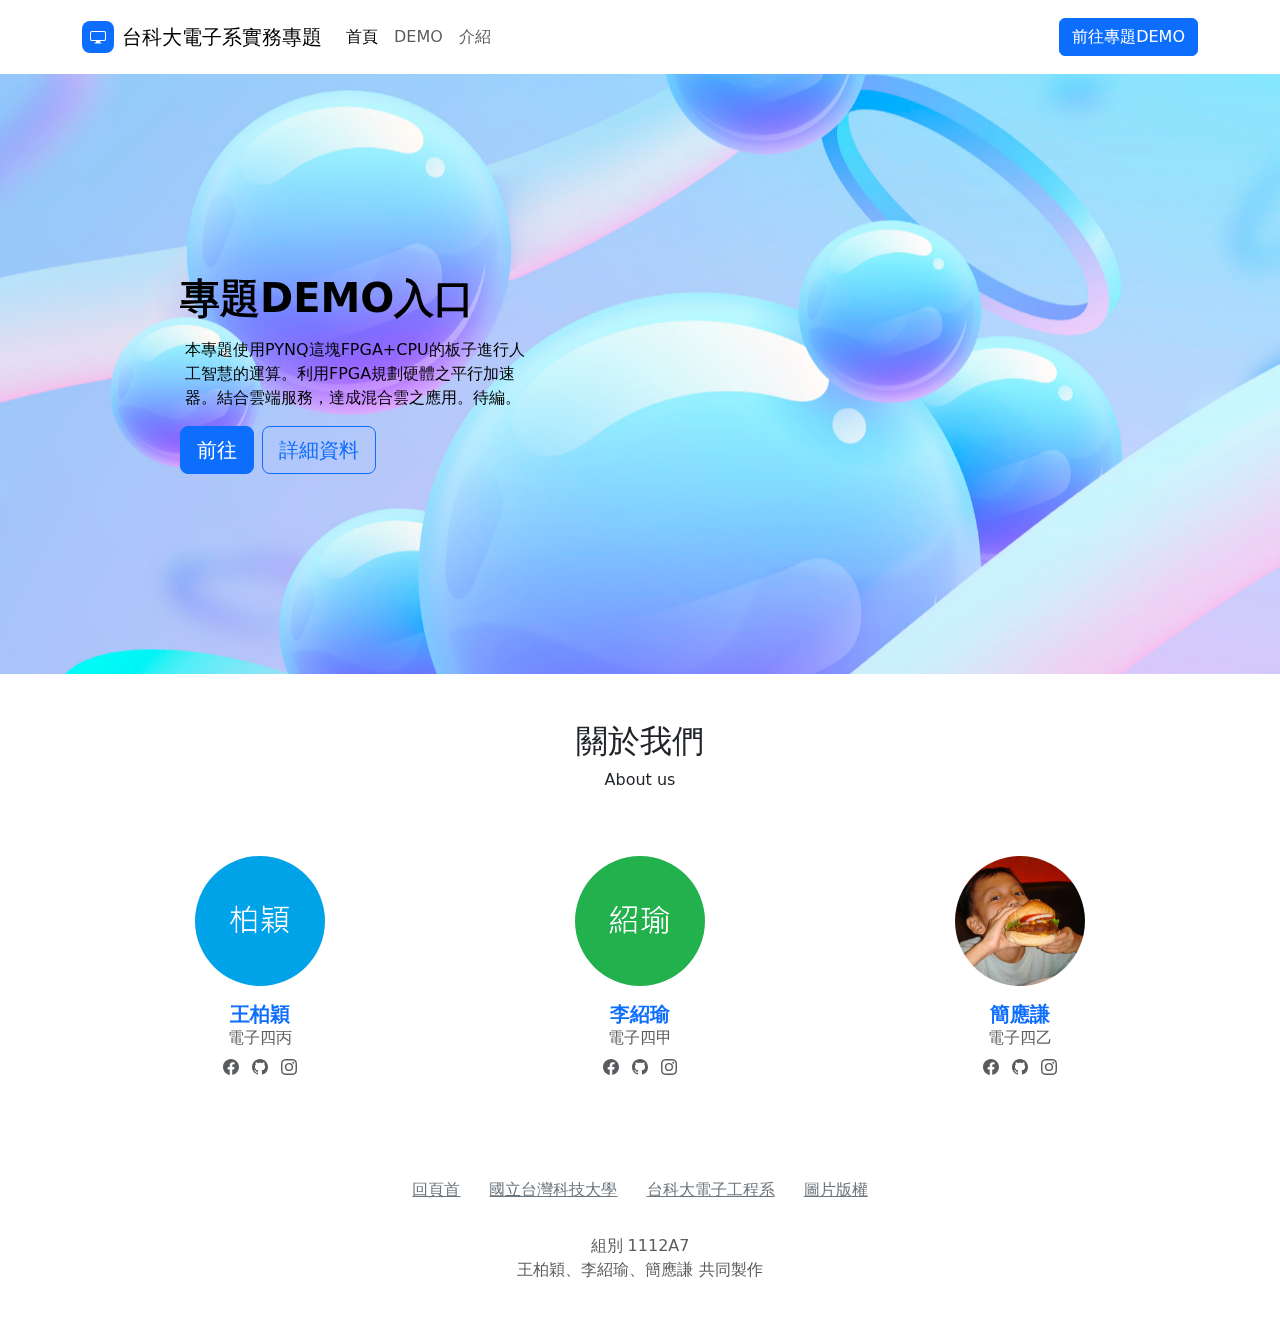
<file: frontend_api/ExportedData/index.html>
<!DOCTYPE html>
<html data-bs-theme="light" lang="en">

<head>
    <meta charset="utf-8">
    <meta name="viewport" content="width=device-width, initial-scale=1.0, shrink-to-fit=no">
    <title>大學專題展示</title>
    <meta name="twitter:image" content="https://u.yinchian.com/assets/img/5584415.jpg">
    <meta property="og:type" content="website">
    <meta property="og:image" content="https://u.yinchian.com/assets/img/5584415.jpg">
    <script type="application/ld+json">
        {
            "@context": "http://schema.org",
            "@type": "WebSite",
            "name": "台灣科大大學專題展示",
            "url": "https://u.yinchian.com"
        }
    </script>
    <link rel="stylesheet" href="assets/bootstrap/css/bootstrap.min.css">
    <link rel="stylesheet" href="assets/css/Footer-Basic-icons.css">
    <link rel="stylesheet" href="https://cdnjs.cloudflare.com/ajax/libs/animate.css/4.1.1/animate.min.css">
    <link rel="stylesheet" href="assets/css/Team-images.css">
</head>

<body>
    <nav class="navbar navbar-expand-md bg-body py-3">
        <div class="container"><a class="navbar-brand d-flex align-items-center" href="#"><span class="bs-icon-sm bs-icon-rounded bs-icon-primary d-flex justify-content-center align-items-center me-2 bs-icon"><svg xmlns="http://www.w3.org/2000/svg" width="1em" height="1em" fill="currentColor" viewBox="0 0 16 16" class="bi bi-display">
                        <path d="M0 4s0-2 2-2h12s2 0 2 2v6s0 2-2 2h-4c0 .667.083 1.167.25 1.5H11a.5.5 0 0 1 0 1H5a.5.5 0 0 1 0-1h.75c.167-.333.25-.833.25-1.5H2s-2 0-2-2V4zm1.398-.855a.758.758 0 0 0-.254.302A1.46 1.46 0 0 0 1 4.01V10c0 .325.078.502.145.602.07.105.17.188.302.254a1.464 1.464 0 0 0 .538.143L2.01 11H14c.325 0 .502-.078.602-.145a.758.758 0 0 0 .254-.302 1.464 1.464 0 0 0 .143-.538L15 9.99V4c0-.325-.078-.502-.145-.602a.757.757 0 0 0-.302-.254A1.46 1.46 0 0 0 13.99 3H2c-.325 0-.502.078-.602.145z"></path>
                    </svg></span><span>台科大電子系實務專題</span></a><button data-bs-toggle="collapse" class="navbar-toggler" data-bs-target="#navcol-1"><span class="visually-hidden">Toggle navigation</span><span class="navbar-toggler-icon"></span></button>
            <div class="collapse navbar-collapse" id="navcol-1">
                <ul class="navbar-nav me-auto">
                    <li class="nav-item"><a class="nav-link active" href="#">首頁</a></li>
                    <li class="nav-item"><a class="nav-link" href="demo.html">DEMO</a></li>
                    <li class="nav-item"><a class="nav-link" href="intro.html">介紹</a></li>
                </ul><a class="btn btn-primary" role="button" href="demo.html">前往專題DEMO</a>
            </div>
        </div>
    </nav>
    <section data-bss-parallax-bg="true" style="background: url(&quot;assets/img/3600167.jpg&quot;) no-repeat;background-size: cover;">
        <div data-bss-parallax-bg="true" style="height: 600px;">
            <div class="container h-100">
                <div class="row h-100">
                    <div class="col-md-6 text-center text-md-start d-flex d-sm-flex d-md-flex justify-content-center align-items-center justify-content-md-start align-items-md-center justify-content-xl-center">
                        <div style="max-width: 350px;">
                            <h1 class="text-uppercase fw-bold" style="color: var(--bs-emphasis-color);">專題DEMO入口</h1>
                            <p class="text-break my-3" style="color: var(--bs-emphasis-color);margin-right: 5px;margin-left: 5px;">本專題使用PYNQ這塊FPGA+CPU的板子進行人工智慧的運算。利用FPGA規劃硬體之平行加速器。結合雲端服務，達成混合雲之應用。待編。</p><a class="btn btn-primary btn-lg me-2" role="button" href="demo.html">前往</a><a class="btn btn-outline-primary btn-lg" role="button" href="intro.html">詳細資料</a>
                        </div>
                    </div>
                </div>
            </div>
        </div>
    </section>
    <div class="container py-4 py-xl-5">
        <div class="row mb-4 mb-lg-5">
            <div class="col-md-8 col-xl-6 text-center mx-auto">
                <h2>關於我們</h2>
                <p class="w-lg-50">About us</p>
            </div>
        </div>
        <div class="row gy-4 row-cols-2 row-cols-md-4">
            <div class="col-xl-4">
                <div class="card border-0 shadow-none">
                    <div class="card-body text-center d-flex flex-column align-items-center p-0"><img class="rounded-circle mb-3 fit-cover" width="130" height="130" src="assets/img/柏穎.png">
                        <h5 class="fw-bold text-primary card-title mb-0"><strong>王柏穎</strong></h5>
                        <p class="text-muted card-text mb-2">電子四丙</p>
                        <ul class="list-inline fs-6 text-muted w-100 mb-0">
                            <li class="list-inline-item text-center">
                                <div class="d-flex flex-column align-items-center"><svg xmlns="http://www.w3.org/2000/svg" width="1em" height="1em" fill="currentColor" viewBox="0 0 16 16" class="bi bi-facebook">
                                        <path d="M16 8.049c0-4.446-3.582-8.05-8-8.05C3.58 0-.002 3.603-.002 8.05c0 4.017 2.926 7.347 6.75 7.951v-5.625h-2.03V8.05H6.75V6.275c0-2.017 1.195-3.131 3.022-3.131.876 0 1.791.157 1.791.157v1.98h-1.009c-.993 0-1.303.621-1.303 1.258v1.51h2.218l-.354 2.326H9.25V16c3.824-.604 6.75-3.934 6.75-7.951z"></path>
                                    </svg></div>
                            </li>
                            <li class="list-inline-item text-center">
                                <div class="d-flex flex-column align-items-center"><svg xmlns="http://www.w3.org/2000/svg" width="1em" height="1em" fill="currentColor" viewBox="0 0 16 16" class="bi bi-github">
                                        <path d="M8 0C3.58 0 0 3.58 0 8c0 3.54 2.29 6.53 5.47 7.59.4.07.55-.17.55-.38 0-.19-.01-.82-.01-1.49-2.01.37-2.53-.49-2.69-.94-.09-.23-.48-.94-.82-1.13-.28-.15-.68-.52-.01-.53.63-.01 1.08.58 1.23.82.72 1.21 1.87.87 2.33.66.07-.52.28-.87.51-1.07-1.78-.2-3.64-.89-3.64-3.95 0-.87.31-1.59.82-2.15-.08-.2-.36-1.02.08-2.12 0 0 .67-.21 2.2.82.64-.18 1.32-.27 2-.27.68 0 1.36.09 2 .27 1.53-1.04 2.2-.82 2.2-.82.44 1.1.16 1.92.08 2.12.51.56.82 1.27.82 2.15 0 3.07-1.87 3.75-3.65 3.95.29.25.54.73.54 1.48 0 1.07-.01 1.93-.01 2.2 0 .21.15.46.55.38A8.012 8.012 0 0 0 16 8c0-4.42-3.58-8-8-8z"></path>
                                    </svg></div>
                            </li>
                            <li class="list-inline-item text-center">
                                <div class="d-flex flex-column align-items-center"><svg xmlns="http://www.w3.org/2000/svg" width="1em" height="1em" fill="currentColor" viewBox="0 0 16 16" class="bi bi-instagram">
                                        <path d="M8 0C5.829 0 5.556.01 4.703.048 3.85.088 3.269.222 2.76.42a3.917 3.917 0 0 0-1.417.923A3.927 3.927 0 0 0 .42 2.76C.222 3.268.087 3.85.048 4.7.01 5.555 0 5.827 0 8.001c0 2.172.01 2.444.048 3.297.04.852.174 1.433.372 1.942.205.526.478.972.923 1.417.444.445.89.719 1.416.923.51.198 1.09.333 1.942.372C5.555 15.99 5.827 16 8 16s2.444-.01 3.298-.048c.851-.04 1.434-.174 1.943-.372a3.916 3.916 0 0 0 1.416-.923c.445-.445.718-.891.923-1.417.197-.509.332-1.09.372-1.942C15.99 10.445 16 10.173 16 8s-.01-2.445-.048-3.299c-.04-.851-.175-1.433-.372-1.941a3.926 3.926 0 0 0-.923-1.417A3.911 3.911 0 0 0 13.24.42c-.51-.198-1.092-.333-1.943-.372C10.443.01 10.172 0 7.998 0h.003zm-.717 1.442h.718c2.136 0 2.389.007 3.232.046.78.035 1.204.166 1.486.275.373.145.64.319.92.599.28.28.453.546.598.92.11.281.24.705.275 1.485.039.843.047 1.096.047 3.231s-.008 2.389-.047 3.232c-.035.78-.166 1.203-.275 1.485a2.47 2.47 0 0 1-.599.919c-.28.28-.546.453-.92.598-.28.11-.704.24-1.485.276-.843.038-1.096.047-3.232.047s-2.39-.009-3.233-.047c-.78-.036-1.203-.166-1.485-.276a2.478 2.478 0 0 1-.92-.598 2.48 2.48 0 0 1-.6-.92c-.109-.281-.24-.705-.275-1.485-.038-.843-.046-1.096-.046-3.233 0-2.136.008-2.388.046-3.231.036-.78.166-1.204.276-1.486.145-.373.319-.64.599-.92.28-.28.546-.453.92-.598.282-.11.705-.24 1.485-.276.738-.034 1.024-.044 2.515-.045v.002zm4.988 1.328a.96.96 0 1 0 0 1.92.96.96 0 0 0 0-1.92zm-4.27 1.122a4.109 4.109 0 1 0 0 8.217 4.109 4.109 0 0 0 0-8.217zm0 1.441a2.667 2.667 0 1 1 0 5.334 2.667 2.667 0 0 1 0-5.334z"></path>
                                    </svg></div>
                            </li>
                        </ul>
                    </div>
                </div>
            </div>
            <div class="col-xl-4">
                <div class="card border-0 shadow-none">
                    <div class="card-body text-center d-flex flex-column align-items-center p-0"><img class="rounded-circle mb-3 fit-cover" width="130" height="130" src="assets/img/李紹瑜.png">
                        <h5 class="fw-bold text-primary card-title mb-0">李紹瑜</h5>
                        <p class="text-muted card-text mb-2">電子四甲</p>
                        <ul class="list-inline fs-6 text-muted w-100 mb-0">
                            <li class="list-inline-item text-center">
                                <div class="d-flex flex-column align-items-center"><svg xmlns="http://www.w3.org/2000/svg" width="1em" height="1em" fill="currentColor" viewBox="0 0 16 16" class="bi bi-facebook">
                                        <path d="M16 8.049c0-4.446-3.582-8.05-8-8.05C3.58 0-.002 3.603-.002 8.05c0 4.017 2.926 7.347 6.75 7.951v-5.625h-2.03V8.05H6.75V6.275c0-2.017 1.195-3.131 3.022-3.131.876 0 1.791.157 1.791.157v1.98h-1.009c-.993 0-1.303.621-1.303 1.258v1.51h2.218l-.354 2.326H9.25V16c3.824-.604 6.75-3.934 6.75-7.951z"></path>
                                    </svg></div>
                            </li>
                            <li class="list-inline-item text-center">
                                <div class="d-flex flex-column align-items-center"><svg xmlns="http://www.w3.org/2000/svg" width="1em" height="1em" fill="currentColor" viewBox="0 0 16 16" class="bi bi-github">
                                        <path d="M8 0C3.58 0 0 3.58 0 8c0 3.54 2.29 6.53 5.47 7.59.4.07.55-.17.55-.38 0-.19-.01-.82-.01-1.49-2.01.37-2.53-.49-2.69-.94-.09-.23-.48-.94-.82-1.13-.28-.15-.68-.52-.01-.53.63-.01 1.08.58 1.23.82.72 1.21 1.87.87 2.33.66.07-.52.28-.87.51-1.07-1.78-.2-3.64-.89-3.64-3.95 0-.87.31-1.59.82-2.15-.08-.2-.36-1.02.08-2.12 0 0 .67-.21 2.2.82.64-.18 1.32-.27 2-.27.68 0 1.36.09 2 .27 1.53-1.04 2.2-.82 2.2-.82.44 1.1.16 1.92.08 2.12.51.56.82 1.27.82 2.15 0 3.07-1.87 3.75-3.65 3.95.29.25.54.73.54 1.48 0 1.07-.01 1.93-.01 2.2 0 .21.15.46.55.38A8.012 8.012 0 0 0 16 8c0-4.42-3.58-8-8-8z"></path>
                                    </svg></div>
                            </li>
                            <li class="list-inline-item text-center">
                                <div class="d-flex flex-column align-items-center"><svg xmlns="http://www.w3.org/2000/svg" width="1em" height="1em" fill="currentColor" viewBox="0 0 16 16" class="bi bi-instagram">
                                        <path d="M8 0C5.829 0 5.556.01 4.703.048 3.85.088 3.269.222 2.76.42a3.917 3.917 0 0 0-1.417.923A3.927 3.927 0 0 0 .42 2.76C.222 3.268.087 3.85.048 4.7.01 5.555 0 5.827 0 8.001c0 2.172.01 2.444.048 3.297.04.852.174 1.433.372 1.942.205.526.478.972.923 1.417.444.445.89.719 1.416.923.51.198 1.09.333 1.942.372C5.555 15.99 5.827 16 8 16s2.444-.01 3.298-.048c.851-.04 1.434-.174 1.943-.372a3.916 3.916 0 0 0 1.416-.923c.445-.445.718-.891.923-1.417.197-.509.332-1.09.372-1.942C15.99 10.445 16 10.173 16 8s-.01-2.445-.048-3.299c-.04-.851-.175-1.433-.372-1.941a3.926 3.926 0 0 0-.923-1.417A3.911 3.911 0 0 0 13.24.42c-.51-.198-1.092-.333-1.943-.372C10.443.01 10.172 0 7.998 0h.003zm-.717 1.442h.718c2.136 0 2.389.007 3.232.046.78.035 1.204.166 1.486.275.373.145.64.319.92.599.28.28.453.546.598.92.11.281.24.705.275 1.485.039.843.047 1.096.047 3.231s-.008 2.389-.047 3.232c-.035.78-.166 1.203-.275 1.485a2.47 2.47 0 0 1-.599.919c-.28.28-.546.453-.92.598-.28.11-.704.24-1.485.276-.843.038-1.096.047-3.232.047s-2.39-.009-3.233-.047c-.78-.036-1.203-.166-1.485-.276a2.478 2.478 0 0 1-.92-.598 2.48 2.48 0 0 1-.6-.92c-.109-.281-.24-.705-.275-1.485-.038-.843-.046-1.096-.046-3.233 0-2.136.008-2.388.046-3.231.036-.78.166-1.204.276-1.486.145-.373.319-.64.599-.92.28-.28.546-.453.92-.598.282-.11.705-.24 1.485-.276.738-.034 1.024-.044 2.515-.045v.002zm4.988 1.328a.96.96 0 1 0 0 1.92.96.96 0 0 0 0-1.92zm-4.27 1.122a4.109 4.109 0 1 0 0 8.217 4.109 4.109 0 0 0 0-8.217zm0 1.441a2.667 2.667 0 1 1 0 5.334 2.667 2.667 0 0 1 0-5.334z"></path>
                                    </svg></div>
                            </li>
                        </ul>
                    </div>
                </div>
            </div>
            <div class="col-xl-4">
                <div class="card border-0 shadow-none">
                    <div class="card-body text-center d-flex flex-column align-items-center p-0"><img class="rounded-circle mb-3 fit-cover" width="130" height="130" src="assets/img/YinChian.jpg">
                        <h5 class="fw-bold text-primary card-title mb-0"><strong>簡應謙</strong></h5>
                        <p class="text-muted card-text mb-2">電子四乙</p>
                        <ul class="list-inline fs-6 text-muted w-100 mb-0">
                            <li class="list-inline-item text-center">
                                <div class="d-flex flex-column align-items-center"><svg xmlns="http://www.w3.org/2000/svg" width="1em" height="1em" fill="currentColor" viewBox="0 0 16 16" class="bi bi-facebook">
                                        <path d="M16 8.049c0-4.446-3.582-8.05-8-8.05C3.58 0-.002 3.603-.002 8.05c0 4.017 2.926 7.347 6.75 7.951v-5.625h-2.03V8.05H6.75V6.275c0-2.017 1.195-3.131 3.022-3.131.876 0 1.791.157 1.791.157v1.98h-1.009c-.993 0-1.303.621-1.303 1.258v1.51h2.218l-.354 2.326H9.25V16c3.824-.604 6.75-3.934 6.75-7.951z"></path>
                                    </svg></div>
                            </li>
                            <li class="list-inline-item text-center">
                                <div class="d-flex flex-column align-items-center"><svg xmlns="http://www.w3.org/2000/svg" width="1em" height="1em" fill="currentColor" viewBox="0 0 16 16" class="bi bi-github">
                                        <path d="M8 0C3.58 0 0 3.58 0 8c0 3.54 2.29 6.53 5.47 7.59.4.07.55-.17.55-.38 0-.19-.01-.82-.01-1.49-2.01.37-2.53-.49-2.69-.94-.09-.23-.48-.94-.82-1.13-.28-.15-.68-.52-.01-.53.63-.01 1.08.58 1.23.82.72 1.21 1.87.87 2.33.66.07-.52.28-.87.51-1.07-1.78-.2-3.64-.89-3.64-3.95 0-.87.31-1.59.82-2.15-.08-.2-.36-1.02.08-2.12 0 0 .67-.21 2.2.82.64-.18 1.32-.27 2-.27.68 0 1.36.09 2 .27 1.53-1.04 2.2-.82 2.2-.82.44 1.1.16 1.92.08 2.12.51.56.82 1.27.82 2.15 0 3.07-1.87 3.75-3.65 3.95.29.25.54.73.54 1.48 0 1.07-.01 1.93-.01 2.2 0 .21.15.46.55.38A8.012 8.012 0 0 0 16 8c0-4.42-3.58-8-8-8z"></path>
                                    </svg></div>
                            </li>
                            <li class="list-inline-item text-center">
                                <div class="d-flex flex-column align-items-center"><svg xmlns="http://www.w3.org/2000/svg" width="1em" height="1em" fill="currentColor" viewBox="0 0 16 16" class="bi bi-instagram">
                                        <path d="M8 0C5.829 0 5.556.01 4.703.048 3.85.088 3.269.222 2.76.42a3.917 3.917 0 0 0-1.417.923A3.927 3.927 0 0 0 .42 2.76C.222 3.268.087 3.85.048 4.7.01 5.555 0 5.827 0 8.001c0 2.172.01 2.444.048 3.297.04.852.174 1.433.372 1.942.205.526.478.972.923 1.417.444.445.89.719 1.416.923.51.198 1.09.333 1.942.372C5.555 15.99 5.827 16 8 16s2.444-.01 3.298-.048c.851-.04 1.434-.174 1.943-.372a3.916 3.916 0 0 0 1.416-.923c.445-.445.718-.891.923-1.417.197-.509.332-1.09.372-1.942C15.99 10.445 16 10.173 16 8s-.01-2.445-.048-3.299c-.04-.851-.175-1.433-.372-1.941a3.926 3.926 0 0 0-.923-1.417A3.911 3.911 0 0 0 13.24.42c-.51-.198-1.092-.333-1.943-.372C10.443.01 10.172 0 7.998 0h.003zm-.717 1.442h.718c2.136 0 2.389.007 3.232.046.78.035 1.204.166 1.486.275.373.145.64.319.92.599.28.28.453.546.598.92.11.281.24.705.275 1.485.039.843.047 1.096.047 3.231s-.008 2.389-.047 3.232c-.035.78-.166 1.203-.275 1.485a2.47 2.47 0 0 1-.599.919c-.28.28-.546.453-.92.598-.28.11-.704.24-1.485.276-.843.038-1.096.047-3.232.047s-2.39-.009-3.233-.047c-.78-.036-1.203-.166-1.485-.276a2.478 2.478 0 0 1-.92-.598 2.48 2.48 0 0 1-.6-.92c-.109-.281-.24-.705-.275-1.485-.038-.843-.046-1.096-.046-3.233 0-2.136.008-2.388.046-3.231.036-.78.166-1.204.276-1.486.145-.373.319-.64.599-.92.28-.28.546-.453.92-.598.282-.11.705-.24 1.485-.276.738-.034 1.024-.044 2.515-.045v.002zm4.988 1.328a.96.96 0 1 0 0 1.92.96.96 0 0 0 0-1.92zm-4.27 1.122a4.109 4.109 0 1 0 0 8.217 4.109 4.109 0 0 0 0-8.217zm0 1.441a2.667 2.667 0 1 1 0 5.334 2.667 2.667 0 0 1 0-5.334z"></path>
                                    </svg></div>
                            </li>
                        </ul>
                    </div>
                </div>
            </div>
        </div>
    </div>
    <footer class="text-center">
        <div class="container text-muted py-4 py-lg-5">
            <ul class="list-inline" style="margin-bottom: 32px;">
                <li class="list-inline-item me-4"><a class="link-secondary" href="#">回頁首</a></li>
                <li class="list-inline-item me-4"><a class="link-secondary" href="https://www.ntust.edu.tw/">國立台灣科技大學</a></li>
                <li class="list-inline-item me-4"><a class="link-secondary" href="https://www.ntust.edu.tw/">台科大電子工程系</a></li>
                <li class="list-inline-item"><a class="link-secondary" onclick="alert(&quot;Credits: Image by pikisuperstar on Freepik&quot;)" href="#Footer">圖片版權</a></li>
            </ul>
            <p class="text-break mb-0">組別 1112A7<br>王柏穎、李紹瑜、簡應謙 共同製作</p>
        </div>
    </footer>
    <script src="assets/bootstrap/js/bootstrap.min.js"></script>
    <script src="assets/js/bs-init.js"></script>
</body>

</html>
</file>
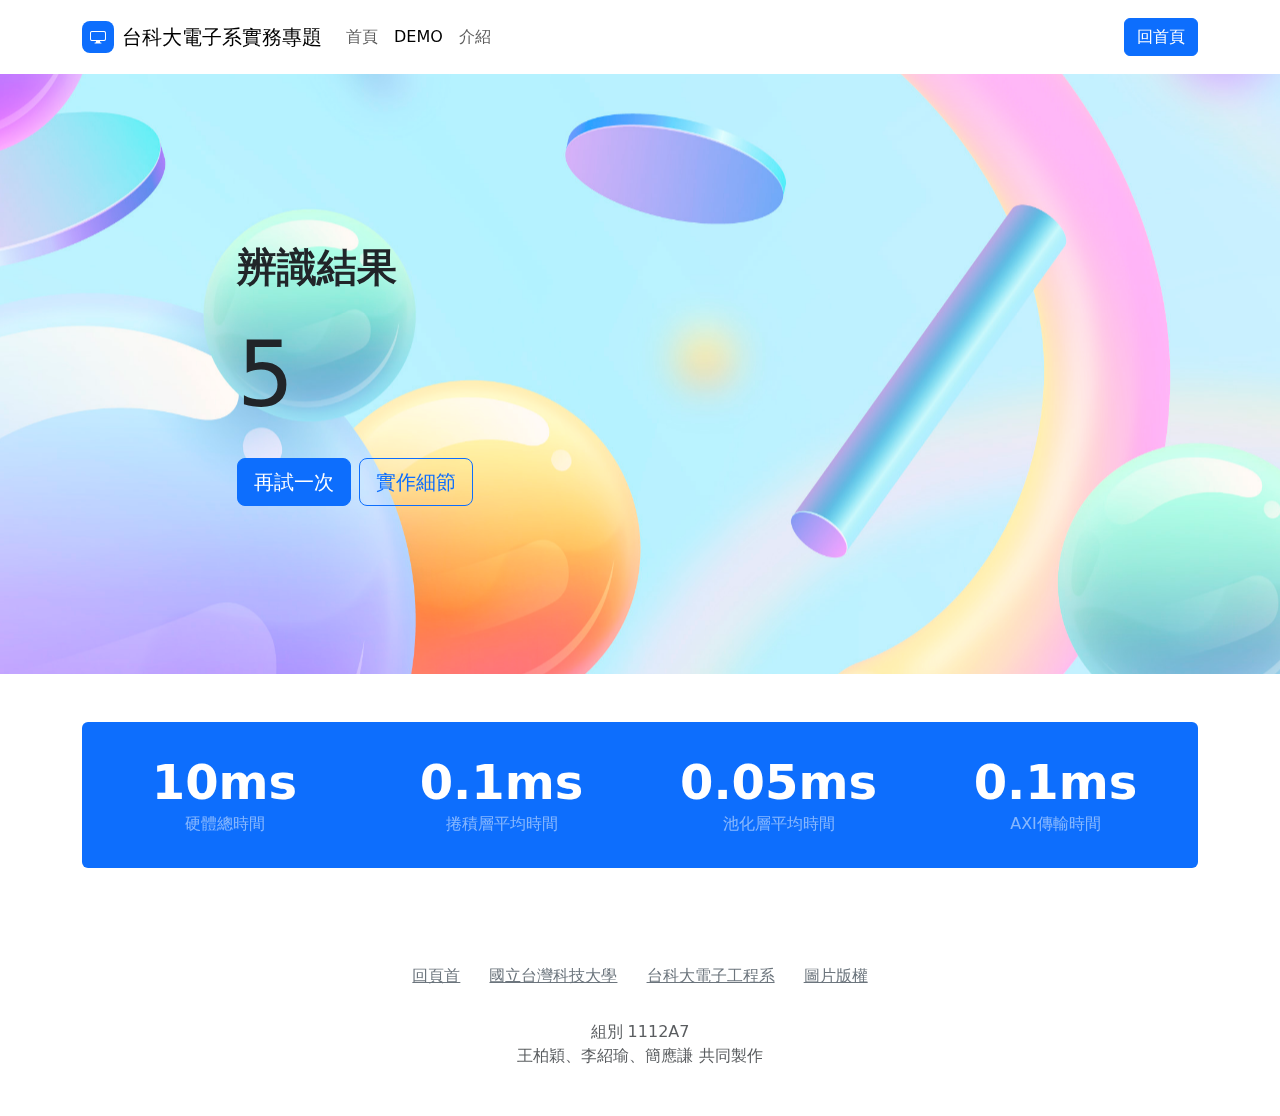
<file: Bootstrap_Studio/Exports/result.html>
<!DOCTYPE html>
<html data-bs-theme="light" lang="en">

<head>
    <meta charset="utf-8">
    <meta name="viewport" content="width=device-width, initial-scale=1.0, shrink-to-fit=no">
    <title>Univ_Proj</title>
    <link rel="stylesheet" href="assets/bootstrap/css/bootstrap.min.css">
    <link rel="stylesheet" href="assets/css/Footer-Basic-icons.css">
    <link rel="stylesheet" href="assets/css/Team-images.css">
</head>

<body>
    <nav class="navbar navbar-expand-md bg-body py-3">
        <div class="container"><a class="navbar-brand d-flex align-items-center" href="#"><span class="bs-icon-sm bs-icon-rounded bs-icon-primary d-flex justify-content-center align-items-center me-2 bs-icon"><svg xmlns="http://www.w3.org/2000/svg" width="1em" height="1em" fill="currentColor" viewBox="0 0 16 16" class="bi bi-display">
                        <path d="M0 4s0-2 2-2h12s2 0 2 2v6s0 2-2 2h-4c0 .667.083 1.167.25 1.5H11a.5.5 0 0 1 0 1H5a.5.5 0 0 1 0-1h.75c.167-.333.25-.833.25-1.5H2s-2 0-2-2V4zm1.398-.855a.758.758 0 0 0-.254.302A1.46 1.46 0 0 0 1 4.01V10c0 .325.078.502.145.602.07.105.17.188.302.254a1.464 1.464 0 0 0 .538.143L2.01 11H14c.325 0 .502-.078.602-.145a.758.758 0 0 0 .254-.302 1.464 1.464 0 0 0 .143-.538L15 9.99V4c0-.325-.078-.502-.145-.602a.757.757 0 0 0-.302-.254A1.46 1.46 0 0 0 13.99 3H2c-.325 0-.502.078-.602.145z"></path>
                    </svg></span><span>台科大電子系實務專題</span></a><button data-bs-toggle="collapse" class="navbar-toggler" data-bs-target="#navcol-1"><span class="visually-hidden">Toggle navigation</span><span class="navbar-toggler-icon"></span></button>
            <div class="collapse navbar-collapse" id="navcol-1">
                <ul class="navbar-nav me-auto">
                    <li class="nav-item"><a class="nav-link" href="index.html">首頁</a></li>
                    <li class="nav-item"><a class="nav-link active" href="#">DEMO</a></li>
                    <li class="nav-item"><a class="nav-link" href="intro.html">介紹</a></li>
                </ul><button class="btn btn-primary" type="button">回首頁</button>
            </div>
        </div>
    </nav>
    <section>
        <div data-bss-parallax-bg="true" style="height: 600px;background: url(&quot;assets/img/3600945.jpg&quot;) center / cover;">
            <div class="container h-100">
                <div class="row h-100">
                    <div class="col-md-6 text-center text-md-start d-flex d-sm-flex d-md-flex justify-content-center align-items-center justify-content-md-start align-items-md-center justify-content-xl-center">
                        <div style="max-width: 350px;">
                            <h1 class="text-uppercase fw-bold">辨識結果</h1>
                            <p class="my-3" style="font-size: 10vh;">5</p><a class="btn btn-primary btn-lg me-2" role="button" href="demo.html">再試一次</a><a class="btn btn-outline-primary btn-lg" role="button" href="intro.html">實作細節</a>
                        </div>
                    </div>
                </div>
            </div>
        </div>
    </section>
    <div class="col">
        <div class="container py-4 py-xl-5">
            <div class="text-center text-white-50 bg-primary border rounded border-0 p-3">
                <div class="row row-cols-2 row-cols-md-4">
                    <div class="col">
                        <div class="p-3">
                            <h4 class="display-5 fw-bold text-white mb-0">10ms</h4>
                            <p class="mb-0">硬體總時間</p>
                        </div>
                    </div>
                    <div class="col">
                        <div class="p-3">
                            <h4 class="display-5 fw-bold text-white mb-0">0.1ms</h4>
                            <p class="mb-0">捲積層平均時間</p>
                        </div>
                    </div>
                    <div class="col">
                        <div class="p-3">
                            <h4 class="display-5 fw-bold text-white mb-0">0.05ms</h4>
                            <p class="mb-0">池化層平均時間</p>
                        </div>
                    </div>
                    <div class="col">
                        <div class="p-3">
                            <h4 class="display-5 fw-bold text-white mb-0">0.1ms</h4>
                            <p class="mb-0">AXI傳輸時間</p>
                        </div>
                    </div>
                </div>
            </div>
        </div>
    </div>
    <footer class="text-center">
        <div class="container text-muted py-4 py-lg-5">
            <ul class="list-inline" style="margin-bottom: 32px;">
                <li class="list-inline-item me-4"><a class="link-secondary" href="#">回頁首</a></li>
                <li class="list-inline-item me-4"><a class="link-secondary" href="https://www.ntust.edu.tw/">國立台灣科技大學</a></li>
                <li class="list-inline-item me-4"><a class="link-secondary" href="https://www.ntust.edu.tw/">台科大電子工程系</a></li>
                <li class="list-inline-item"><a class="link-secondary" onclick="alert(&quot;Credits\Image by pikisuperstar on Freepik&quot;)" href="#Footer">圖片版權</a></li>
            </ul>
            <p class="text-break mb-0">組別 1112A7<br>王柏穎、李紹瑜、簡應謙 共同製作</p>
        </div>
    </footer>
    <script src="assets/bootstrap/js/bootstrap.min.js"></script>
    <script src="assets/js/bs-init.js"></script>
    <script src="assets/js/canva.js"></script>
</body>

</html>
</file>
<file: frontend_api/ExportedData/assets/css/Footer-Basic-icons.css>
.bs-icon {
  --bs-icon-size: .75rem;
  display: flex;
  flex-shrink: 0;
  justify-content: center;
  align-items: center;
  font-size: var(--bs-icon-size);
  width: calc(var(--bs-icon-size) * 2);
  height: calc(var(--bs-icon-size) * 2);
  color: var(--bs-primary);
}

.bs-icon-xs {
  --bs-icon-size: 1rem;
  width: calc(var(--bs-icon-size) * 1.5);
  height: calc(var(--bs-icon-size) * 1.5);
}

.bs-icon-sm {
  --bs-icon-size: 1rem;
}

.bs-icon-md {
  --bs-icon-size: 1.5rem;
}

.bs-icon-lg {
  --bs-icon-size: 2rem;
}

.bs-icon-xl {
  --bs-icon-size: 2.5rem;
}

.bs-icon.bs-icon-primary {
  color: var(--bs-white);
  background: var(--bs-primary);
}

.bs-icon.bs-icon-primary-light {
  color: var(--bs-primary);
  background: rgba(var(--bs-primary-rgb), .2);
}

.bs-icon.bs-icon-semi-white {
  color: var(--bs-primary);
  background: rgba(255, 255, 255, .5);
}

.bs-icon.bs-icon-rounded {
  border-radius: .5rem;
}

.bs-icon.bs-icon-circle {
  border-radius: 50%;
}

#loading {
  position: absolute;
  left: calc(50% - 100px);
  top: calc(50% - 25px);
  z-index: 9999;
}

.uil-ripple {
  position: absolute;
  left: calc(50% - 90px);
  top: calc(50% - 90px);
  opacity: .5;
  z-index: 999;
}

.ld-l {
  opacity: 0;
  animation: ld-in 3s 0.0s ease infinite;
}

.ld-o {
  opacity: 0;
  animation: ld-in 3s 0.1s ease infinite;
}

.ld-a {
  opacity: 0;
  animation: ld-in 3s 0.2s ease infinite;
}

.ld-d {
  opacity: 0;
  animation: ld-in 3s 0.3s ease infinite;
}

.ld-i {
  opacity: 0;
  animation: ld-in 3s 0.4s ease infinite;
}

.ld-n {
  opacity: 0;
  animation: ld-in 3s 0.5s ease infinite;
}

.ld-g {
  opacity: 0;
  animation: ld-in 3s 0.6s ease infinite;
}

@keyframes ld-in {
  0% {
    opacity: 0;
    transform: scale(0);
  }
  30% {
    opacity: 1;
    transform: scale(1);
  }
  100% {
    opacity: 1;
    transform: scale(1);
  }
}
</file>
<file: frontend_api/ExportedData/assets/css/Team-images.css>
.fit-cover {
  object-fit: cover;
}
</file>
<file: Bootstrap_Studio/Exports/assets/css/Footer-Basic-icons.css>
.bs-icon {
  --bs-icon-size: .75rem;
  display: flex;
  flex-shrink: 0;
  justify-content: center;
  align-items: center;
  font-size: var(--bs-icon-size);
  width: calc(var(--bs-icon-size) * 2);
  height: calc(var(--bs-icon-size) * 2);
  color: var(--bs-primary);
}

.bs-icon-xs {
  --bs-icon-size: 1rem;
  width: calc(var(--bs-icon-size) * 1.5);
  height: calc(var(--bs-icon-size) * 1.5);
}

.bs-icon-sm {
  --bs-icon-size: 1rem;
}

.bs-icon-md {
  --bs-icon-size: 1.5rem;
}

.bs-icon-lg {
  --bs-icon-size: 2rem;
}

.bs-icon-xl {
  --bs-icon-size: 2.5rem;
}

.bs-icon.bs-icon-primary {
  color: var(--bs-white);
  background: var(--bs-primary);
}

.bs-icon.bs-icon-primary-light {
  color: var(--bs-primary);
  background: rgba(var(--bs-primary-rgb), .2);
}

.bs-icon.bs-icon-semi-white {
  color: var(--bs-primary);
  background: rgba(255, 255, 255, .5);
}

.bs-icon.bs-icon-rounded {
  border-radius: .5rem;
}

.bs-icon.bs-icon-circle {
  border-radius: 50%;
}
</file>
<file: Bootstrap_Studio/Exports/assets/css/Team-images.css>
.fit-cover {
  object-fit: cover;
}
</file>
